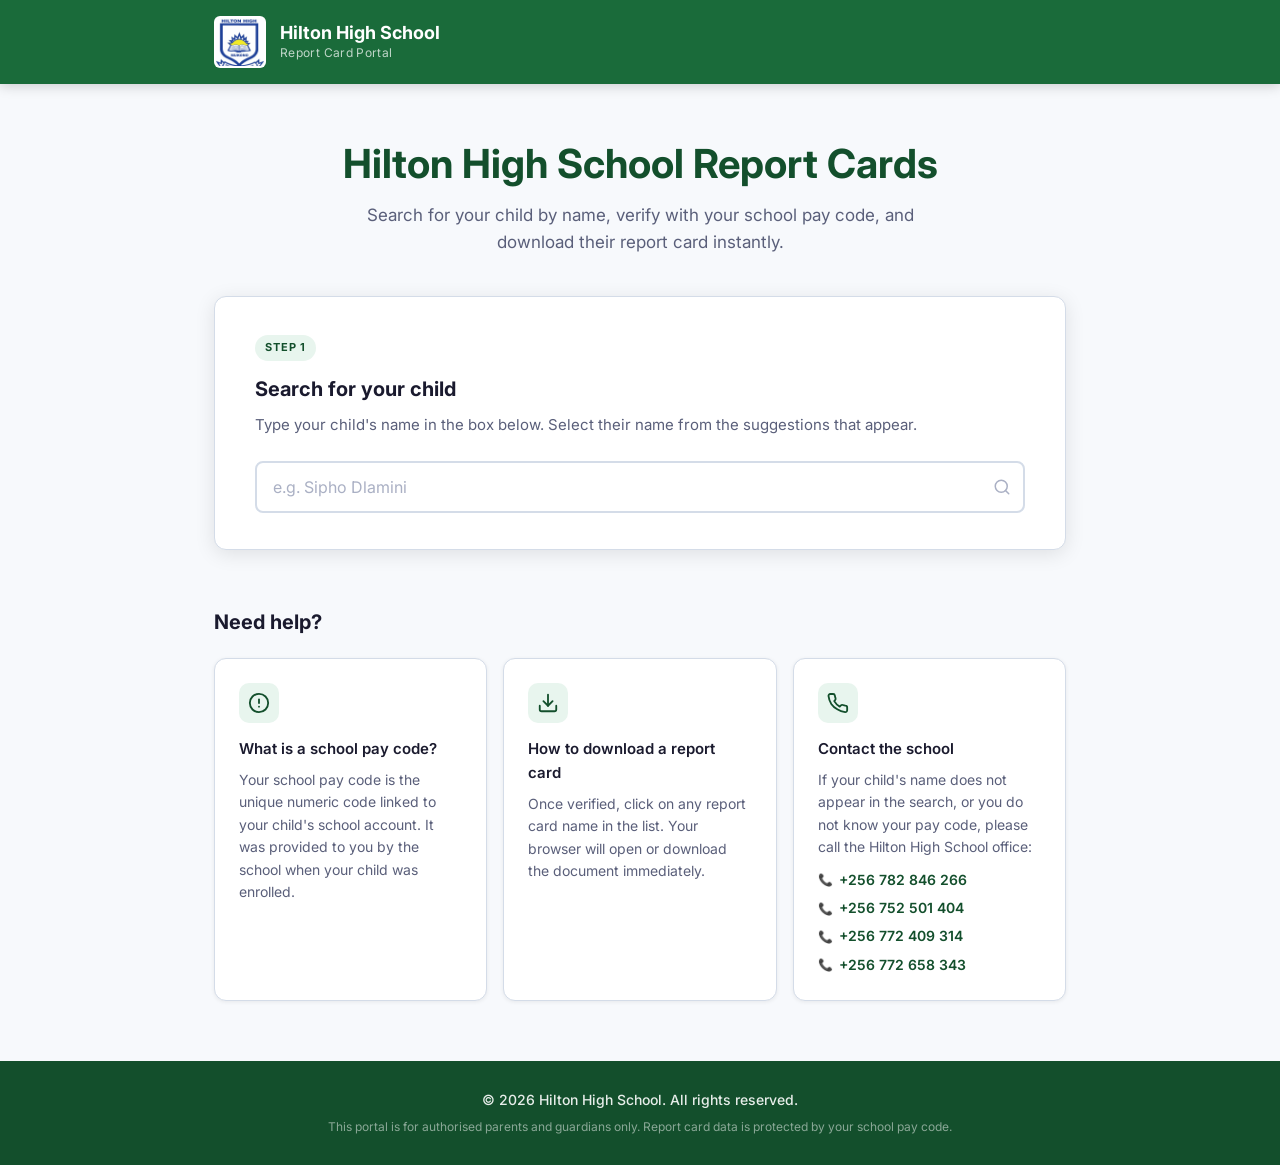
<file: index.html>
<!DOCTYPE html>
<html lang="en">
<head>
  <meta charset="UTF-8" />
  <meta name="viewport" content="width=device-width, initial-scale=1.0" />

  <title>Hilton High School Report Cards | Download Your Child's Report Card</title>
  <meta name="description" content="Access and download your child's report card from Hilton High School. Search by name and verify with your school pay code to get instant access to all available report cards." />
  <meta name="keywords" content="Hilton High report cards, Hilton High School report cards, download report card Hilton High, Hilton High School student reports" />
  <meta name="robots" content="index, follow" />
  <meta name="author" content="Hilton High School" />
  <link rel="canonical" href="https://hiltonhigh.github.io/" />

  <meta property="og:title" content="Hilton High School Report Cards" />
  <meta property="og:description" content="Download your child's Hilton High School report card. Search by student name and verify with your school pay code." />
  <meta property="og:type" content="website" />
  <meta property="og:url" content="https://hiltonhigh.github.io/" />

  <meta name="twitter:card" content="summary" />
  <meta name="twitter:title" content="Hilton High School Report Cards" />
  <meta name="twitter:description" content="Download your child's Hilton High School report card securely." />

  <script type="application/ld+json">
  {
    "@context": "https://schema.org",
    "@type": "EducationalOrganization",
    "name": "Hilton High School",
    "description": "Hilton High School student report card download portal for parents.",
    "url": "https://hiltonhigh.github.io/",
    "address": {
      "@type": "PostalAddress",
      "addressLocality": "Mukono",
      "addressCountry": "UG"
    },
    "sameAs": []
  }
  </script>

  <link rel="icon" type="image/jpeg" href="badge.jpg" />
  <link rel="stylesheet" href="style.css" />
  <link rel="preconnect" href="https://fonts.googleapis.com" />
  <link rel="preconnect" href="https://fonts.gstatic.com" crossorigin />
  <link href="https://fonts.googleapis.com/css2?family=Inter:wght@400;500;600;700&display=swap" rel="stylesheet" />
</head>
<body>

  <header class="site-header">
    <div class="header-inner">
      <div class="school-logo">
        <img src="badge.jpg" alt="Hilton High School badge" class="logo-badge" />
        <div class="school-name">
          <span class="school-name-main">Hilton High School</span>
          <span class="school-name-sub">Report Card Portal</span>
        </div>
      </div>
    </div>
  </header>

  <main class="main-content">

    <section class="hero" aria-labelledby="hero-heading">
      <h1 id="hero-heading">Hilton High School Report Cards</h1>
      <p class="hero-sub">Search for your child by name, verify with your school pay code, and download their report card instantly.</p>
    </section>

    <section class="search-section" aria-label="Report card search">

      <div class="step-card" id="step-search">
        <div class="step-badge">Step 1</div>
        <h2 class="step-title">Search for your child</h2>
        <p class="step-desc">Type your child's name in the box below. Select their name from the suggestions that appear.</p>
        <div class="input-wrap" role="search">
          <label for="student-search" class="sr-only">Student name</label>
          <input
            type="search"
            id="student-search"
            class="search-input"
            placeholder="e.g. Sipho Dlamini"
            autocomplete="off"
            aria-autocomplete="list"
            aria-controls="suggestions-list"
            aria-expanded="false"
          />
          <div class="search-icon" aria-hidden="true">
            <svg width="18" height="18" viewBox="0 0 24 24" fill="none" stroke="currentColor" stroke-width="2" stroke-linecap="round" stroke-linejoin="round"><circle cx="11" cy="11" r="8"/><line x1="21" y1="21" x2="16.65" y2="16.65"/></svg>
          </div>
          <ul id="suggestions-list" class="suggestions-list" role="listbox" aria-label="Student name suggestions" hidden></ul>
        </div>
      </div>

      <div class="step-card" id="step-verify" hidden aria-live="polite">
        <div class="step-badge">Step 2</div>
        <h2 class="step-title">Verify your school pay code</h2>
        <p class="step-desc">Enter the school pay code for <strong id="selected-name-display"></strong> to confirm your identity.</p>
        <form id="verify-form" novalidate>
          <label for="pay-code-input" class="sr-only">School pay code</label>
          <input
            type="text"
            id="pay-code-input"
            class="search-input"
            placeholder="Enter school pay code"
            autocomplete="off"
            inputmode="numeric"
          />
          <button type="submit" class="btn-primary">Confirm &amp; View Reports</button>
          <p class="error-msg" id="error-msg" hidden aria-live="assertive">Incorrect school pay code. Please try again.</p>
        </form>
        <button class="btn-link" id="btn-back">&#8592; Search again</button>
      </div>

      <div class="step-card results-card" id="step-results" hidden aria-live="polite">
        <h2 class="results-student-name" id="results-name"></h2>
        <p class="results-intro">The following report cards are available for download:</p>
        <ul class="report-list" id="report-list" aria-label="Available report cards"></ul>
        <button class="btn-link" id="btn-new-search">&#8592; Search for another student</button>
      </div>

    </section>

    <section class="info-section" aria-label="Help and information">
      <h2 class="info-heading">Need help?</h2>
      <div class="info-grid">
        <div class="info-card">
          <div class="info-icon" aria-hidden="true">
            <svg width="22" height="22" viewBox="0 0 24 24" fill="none" stroke="currentColor" stroke-width="2" stroke-linecap="round" stroke-linejoin="round"><circle cx="12" cy="12" r="10"/><line x1="12" y1="8" x2="12" y2="12"/><line x1="12" y1="16" x2="12.01" y2="16"/></svg>
          </div>
          <h3>What is a school pay code?</h3>
          <p>Your school pay code is the unique numeric code linked to your child's school account. It was provided to you by the school when your child was enrolled.</p>
        </div>
        <div class="info-card">
          <div class="info-icon" aria-hidden="true">
            <svg width="22" height="22" viewBox="0 0 24 24" fill="none" stroke="currentColor" stroke-width="2" stroke-linecap="round" stroke-linejoin="round"><path d="M21 15v4a2 2 0 0 1-2 2H5a2 2 0 0 1-2-2v-4"/><polyline points="7 10 12 15 17 10"/><line x1="12" y1="15" x2="12" y2="3"/></svg>
          </div>
          <h3>How to download a report card</h3>
          <p>Once verified, click on any report card name in the list. Your browser will open or download the document immediately.</p>
        </div>
        <div class="info-card">
          <div class="info-icon" aria-hidden="true">
            <svg width="22" height="22" viewBox="0 0 24 24" fill="none" stroke="currentColor" stroke-width="2" stroke-linecap="round" stroke-linejoin="round"><path d="M22 16.92v3a2 2 0 0 1-2.18 2 19.79 19.79 0 0 1-8.63-3.07A19.5 19.5 0 0 1 4.69 13a19.79 19.79 0 0 1-3.07-8.67A2 2 0 0 1 3.6 2.18h3a2 2 0 0 1 2 1.72c.127.96.361 1.903.7 2.81a2 2 0 0 1-.45 2.11L7.91 9.91a16 16 0 0 0 6 6l1.27-1.27a2 2 0 0 1 2.11-.45c.907.339 1.85.573 2.81.7A2 2 0 0 1 22 16.92z"/></svg>
          </div>
          <h3>Contact the school</h3>
          <p>If your child's name does not appear in the search, or you do not know your pay code, please call the Hilton High School office:</p>
          <ul class="contact-numbers">
            <li><a href="tel:+256782846266">+256 782 846 266</a></li>
            <li><a href="tel:+256752501404">+256 752 501 404</a></li>
            <li><a href="tel:+256772409314">+256 772 409 314</a></li>
            <li><a href="tel:+256772658343">+256 772 658 343</a></li>
          </ul>
        </div>
      </div>
    </section>

  </main>

  <footer class="site-footer">
    <div class="footer-inner">
      <p class="footer-copy">&copy; <span id="footer-year"></span> Hilton High School. All rights reserved.</p>
      <p class="footer-note">This portal is for authorised parents and guardians only. Report card data is protected by your school pay code.</p>
    </div>
  </footer>

  <script src="script.js"></script>
</body>
</html>
</file>
<file: style.css>
*, *::before, *::after {
  box-sizing: border-box;
  margin: 0;
  padding: 0;
}

:root {
  --green: #1a6b3a;
  --green-dark: #134f2c;
  --green-light: #e8f5ee;
  --green-mid: #2d8a52;
  --gold: #c9a227;
  --gold-light: #fdf6e3;
  --text: #1a1a2e;
  --text-muted: #5a5f7a;
  --border: #d4dce8;
  --bg: #f7f9fc;
  --white: #ffffff;
  --error: #c0392b;
  --error-bg: #fdf0ef;
  --shadow-sm: 0 1px 4px rgba(0,0,0,0.07);
  --shadow-md: 0 4px 20px rgba(0,0,0,0.10);
  --shadow-lg: 0 8px 40px rgba(0,0,0,0.13);
  --radius: 12px;
  --radius-sm: 8px;
  --font: 'Inter', system-ui, -apple-system, sans-serif;
}

html {
  scroll-behavior: smooth;
}

body {
  font-family: var(--font);
  background: var(--bg);
  color: var(--text);
  line-height: 1.6;
  min-height: 100vh;
  display: flex;
  flex-direction: column;
}

.sr-only {
  position: absolute;
  width: 1px;
  height: 1px;
  padding: 0;
  margin: -1px;
  overflow: hidden;
  clip: rect(0,0,0,0);
  white-space: nowrap;
  border: 0;
}

/* ── Header ── */
.site-header {
  background: var(--green);
  box-shadow: 0 2px 12px rgba(0,0,0,0.18);
  position: sticky;
  top: 0;
  z-index: 100;
}

.header-inner {
  max-width: 900px;
  margin: 0 auto;
  padding: 16px 24px;
}

.school-logo {
  display: flex;
  align-items: center;
  gap: 14px;
}

.logo-badge {
  width: 52px;
  height: 52px;
  border-radius: 6px;
  object-fit: contain;
  flex-shrink: 0;
  background: var(--white);
  padding: 2px;
}

.school-name {
  display: flex;
  flex-direction: column;
}

.school-name-main {
  font-size: 18px;
  font-weight: 700;
  color: var(--white);
  line-height: 1.2;
}

.school-name-sub {
  font-size: 12px;
  color: rgba(255,255,255,0.72);
  font-weight: 400;
  letter-spacing: 0.03em;
}

/* ── Main ── */
.main-content {
  flex: 1;
  max-width: 900px;
  margin: 0 auto;
  padding: 0 24px 60px;
  width: 100%;
}

/* ── Hero ── */
.hero {
  text-align: center;
  padding: 56px 0 40px;
}

.hero h1 {
  font-size: clamp(26px, 5vw, 40px);
  font-weight: 700;
  color: var(--green-dark);
  line-height: 1.2;
  margin-bottom: 14px;
}

.hero-sub {
  font-size: 17px;
  color: var(--text-muted);
  max-width: 560px;
  margin: 0 auto;
}

/* ── Step Cards ── */
.search-section {
  display: flex;
  flex-direction: column;
  gap: 0;
  margin-bottom: 56px;
}

.step-card {
  background: var(--white);
  border: 1px solid var(--border);
  border-radius: var(--radius);
  padding: 36px 40px;
  box-shadow: var(--shadow-md);
  transition: opacity 0.25s ease;
}

.step-badge {
  display: inline-block;
  background: var(--green-light);
  color: var(--green-dark);
  font-size: 11px;
  font-weight: 700;
  letter-spacing: 0.08em;
  text-transform: uppercase;
  padding: 4px 10px;
  border-radius: 20px;
  margin-bottom: 12px;
}

.step-title {
  font-size: 20px;
  font-weight: 700;
  color: var(--text);
  margin-bottom: 8px;
}

.step-desc {
  font-size: 15px;
  color: var(--text-muted);
  margin-bottom: 24px;
}

/* ── Search Input ── */
.input-wrap {
  position: relative;
}

.search-input {
  width: 100%;
  padding: 14px 44px 14px 16px;
  font-size: 16px;
  font-family: var(--font);
  border: 2px solid var(--border);
  border-radius: var(--radius-sm);
  outline: none;
  background: var(--white);
  color: var(--text);
  transition: border-color 0.2s, box-shadow 0.2s;
  -webkit-appearance: none;
  appearance: none;
}

.search-input:focus {
  border-color: var(--green);
  box-shadow: 0 0 0 3px rgba(26,107,58,0.12);
}

.search-input::placeholder {
  color: #aab0c4;
}

.search-icon {
  position: absolute;
  right: 14px;
  top: 50%;
  transform: translateY(-50%);
  color: #aab0c4;
  pointer-events: none;
  display: flex;
  align-items: center;
}

/* ── Suggestions ── */
.suggestions-list {
  position: absolute;
  top: calc(100% + 4px);
  left: 0;
  right: 0;
  background: var(--white);
  border: 1.5px solid var(--green);
  border-radius: var(--radius-sm);
  box-shadow: var(--shadow-lg);
  z-index: 200;
  list-style: none;
  max-height: 260px;
  overflow-y: auto;
  padding: 6px 0;
}

.suggestions-list[hidden] {
  display: none;
}

.suggestion-item {
  padding: 12px 16px;
  font-size: 15px;
  cursor: pointer;
  color: var(--text);
  transition: background 0.15s;
  display: flex;
  align-items: center;
  gap: 10px;
}

.suggestion-item:hover,
.suggestion-item.active {
  background: var(--green-light);
  color: var(--green-dark);
}

.suggestion-item::before {
  content: '';
  width: 7px;
  height: 7px;
  border-radius: 50%;
  background: var(--green);
  flex-shrink: 0;
  opacity: 0.5;
}

.suggestion-item mark {
  background: none;
  color: var(--green-dark);
  font-weight: 700;
}

/* ── Verify Form ── */
#verify-form {
  display: flex;
  flex-direction: column;
  gap: 14px;
}

.btn-primary {
  padding: 14px 28px;
  background: var(--green);
  color: var(--white);
  font-size: 15px;
  font-weight: 600;
  font-family: var(--font);
  border: none;
  border-radius: var(--radius-sm);
  cursor: pointer;
  transition: background 0.2s, transform 0.1s, box-shadow 0.2s;
  box-shadow: 0 2px 8px rgba(26,107,58,0.25);
  width: 100%;
}

.btn-primary:hover {
  background: var(--green-dark);
  box-shadow: 0 4px 16px rgba(26,107,58,0.30);
}

.btn-primary:active {
  transform: scale(0.98);
}

.btn-link {
  background: none;
  border: none;
  color: var(--green);
  font-size: 14px;
  font-family: var(--font);
  cursor: pointer;
  padding: 8px 0 0;
  text-decoration: underline;
  text-underline-offset: 2px;
  display: inline-block;
}

.btn-link:hover {
  color: var(--green-dark);
}

.error-msg {
  font-size: 14px;
  color: var(--error);
  background: var(--error-bg);
  padding: 10px 14px;
  border-radius: var(--radius-sm);
  border-left: 3px solid var(--error);
}

.error-msg[hidden] {
  display: none;
}

.no-data-msg {
  margin-top: 14px;
  font-size: 14px;
  color: var(--text-muted);
  background: #fdf6e3;
  border: 1px solid #e8d99a;
  border-radius: var(--radius-sm);
  padding: 12px 16px;
}

.no-data-msg[hidden] {
  display: none;
}

.no-data-msg code {
  font-family: monospace;
  font-size: 13px;
  background: rgba(0,0,0,0.07);
  padding: 1px 5px;
  border-radius: 4px;
}

/* ── Results ── */
.results-card {
  background: linear-gradient(135deg, #f0f9f4 0%, #ffffff 100%);
  border-color: var(--green);
  border-width: 2px;
}

.results-student-name {
  font-size: 26px;
  font-weight: 700;
  color: var(--green-dark);
  margin-bottom: 6px;
  line-height: 1.2;
}

.results-intro {
  font-size: 15px;
  color: var(--text-muted);
  margin-bottom: 24px;
}

.report-list {
  list-style: none;
  display: flex;
  flex-direction: column;
  gap: 10px;
  margin-bottom: 28px;
}

.report-list li a {
  display: flex;
  align-items: center;
  gap: 14px;
  padding: 16px 20px;
  background: var(--white);
  border: 1.5px solid var(--border);
  border-radius: var(--radius-sm);
  text-decoration: none;
  color: var(--text);
  font-size: 15px;
  font-weight: 500;
  transition: border-color 0.2s, box-shadow 0.2s, transform 0.15s;
  box-shadow: var(--shadow-sm);
}

.report-list li a:hover {
  border-color: var(--green);
  box-shadow: 0 4px 16px rgba(26,107,58,0.13);
  transform: translateY(-2px);
}

.report-list li a .report-icon {
  width: 38px;
  height: 38px;
  border-radius: 8px;
  background: var(--green-light);
  display: flex;
  align-items: center;
  justify-content: center;
  flex-shrink: 0;
  color: var(--green-dark);
}

.report-list li a .report-name {
  flex: 1;
}

.report-list li a .download-arrow {
  color: var(--green);
  opacity: 0.6;
  flex-shrink: 0;
}

.no-reports-msg {
  font-size: 14px;
  color: var(--text-muted);
  padding: 16px;
  background: var(--bg);
  border-radius: var(--radius-sm);
  border: 1px dashed var(--border);
  text-align: center;
}

/* ── Info Section ── */
.info-section {
  margin-top: 16px;
}

.info-heading {
  font-size: 20px;
  font-weight: 700;
  color: var(--text);
  margin-bottom: 20px;
}

.info-grid {
  display: grid;
  grid-template-columns: repeat(auto-fit, minmax(240px, 1fr));
  gap: 16px;
}

.info-card {
  background: var(--white);
  border: 1px solid var(--border);
  border-radius: var(--radius);
  padding: 24px;
  box-shadow: var(--shadow-sm);
}

.info-icon {
  width: 40px;
  height: 40px;
  background: var(--green-light);
  border-radius: 10px;
  display: flex;
  align-items: center;
  justify-content: center;
  color: var(--green-dark);
  margin-bottom: 14px;
}

.info-card h3 {
  font-size: 15px;
  font-weight: 600;
  color: var(--text);
  margin-bottom: 8px;
}

.info-card p {
  font-size: 14px;
  color: var(--text-muted);
  line-height: 1.6;
}

.contact-numbers {
  list-style: none;
  margin-top: 10px;
  display: flex;
  flex-direction: column;
  gap: 6px;
}

.contact-numbers li a {
  font-size: 14px;
  font-weight: 600;
  color: var(--green-dark);
  text-decoration: none;
  display: flex;
  align-items: center;
  gap: 6px;
}

.contact-numbers li a::before {
  content: '📞';
  font-size: 12px;
}

.contact-numbers li a:hover {
  text-decoration: underline;
  color: var(--green);
}

/* ── Footer ── */
.site-footer {
  background: var(--green-dark);
  color: rgba(255,255,255,0.75);
  margin-top: auto;
}

.footer-inner {
  max-width: 900px;
  margin: 0 auto;
  padding: 28px 24px;
  display: flex;
  flex-direction: column;
  gap: 6px;
  align-items: center;
  text-align: center;
}

.footer-copy {
  font-size: 14px;
  font-weight: 500;
  color: rgba(255,255,255,0.9);
}

.footer-note {
  font-size: 12px;
  color: rgba(255,255,255,0.5);
}

/* ── Transitions ── */
.step-card[hidden] {
  display: none;
}

/* ── Responsive ── */
@media (max-width: 600px) {
  .step-card {
    padding: 24px 20px;
  }

  .hero {
    padding: 36px 0 28px;
  }

  .hero h1 {
    font-size: 24px;
  }

  .hero-sub {
    font-size: 15px;
  }

  .header-inner {
    padding: 12px 16px;
  }

  .school-name-main {
    font-size: 15px;
  }

  .results-student-name {
    font-size: 21px;
  }

  .main-content {
    padding: 0 16px 48px;
  }
}
</file>
